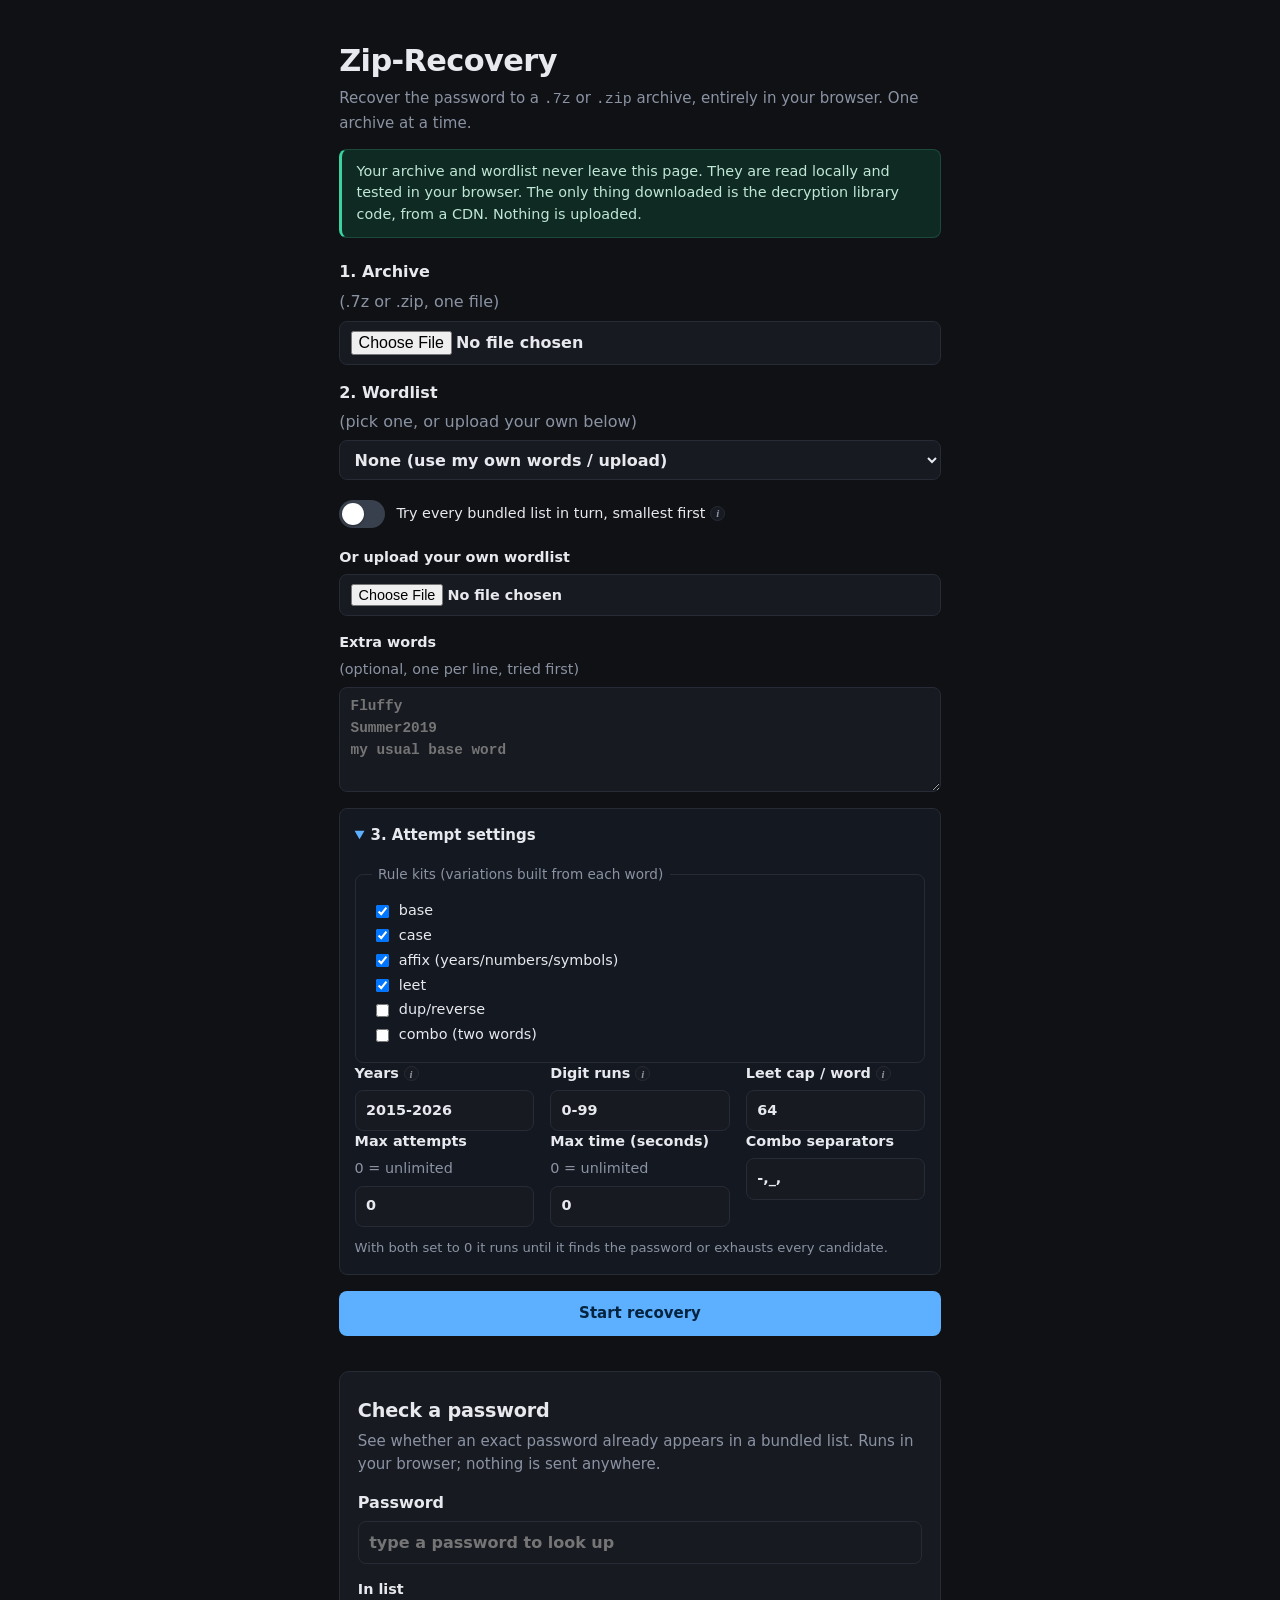
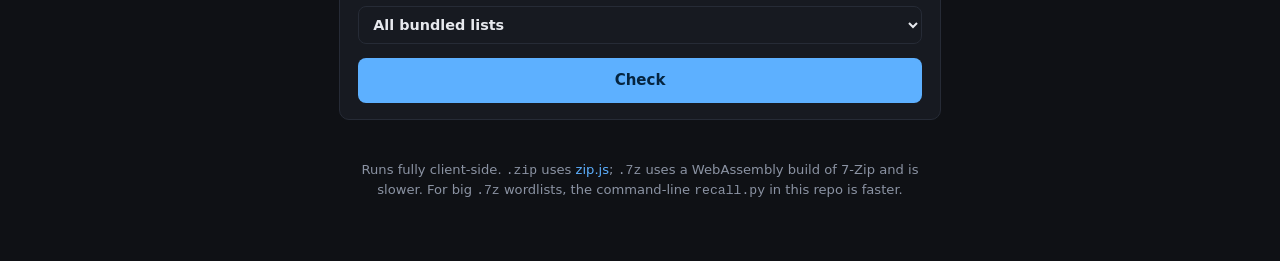
<file: index.html>
<!doctype html>
<html lang="en">
<head>
  <meta charset="utf-8">
  <meta name="viewport" content="width=device-width, initial-scale=1">
  <title>Zip-Recovery</title>
  <!-- GitHub Pages is serving the repo root; the app lives in /docs. Send
       visitors there so the bare URL loads the UI, not the README. -->
  <meta http-equiv="refresh" content="0; url=./docs/">
  <link rel="canonical" href="./docs/">
  <style>
    body { font-family: system-ui, sans-serif; background:#0f1115; color:#e7e9ee;
           display:flex; min-height:100vh; align-items:center; justify-content:center; margin:0; }
    a { color:#5db0ff; }
  </style>
</head>
<body>
  <p>Loading the Zip-Recovery app… if it doesn't open, <a href="./docs/">click here</a>.</p>
  <script>location.replace("./docs/");</script>
</body>
</html>
</file>
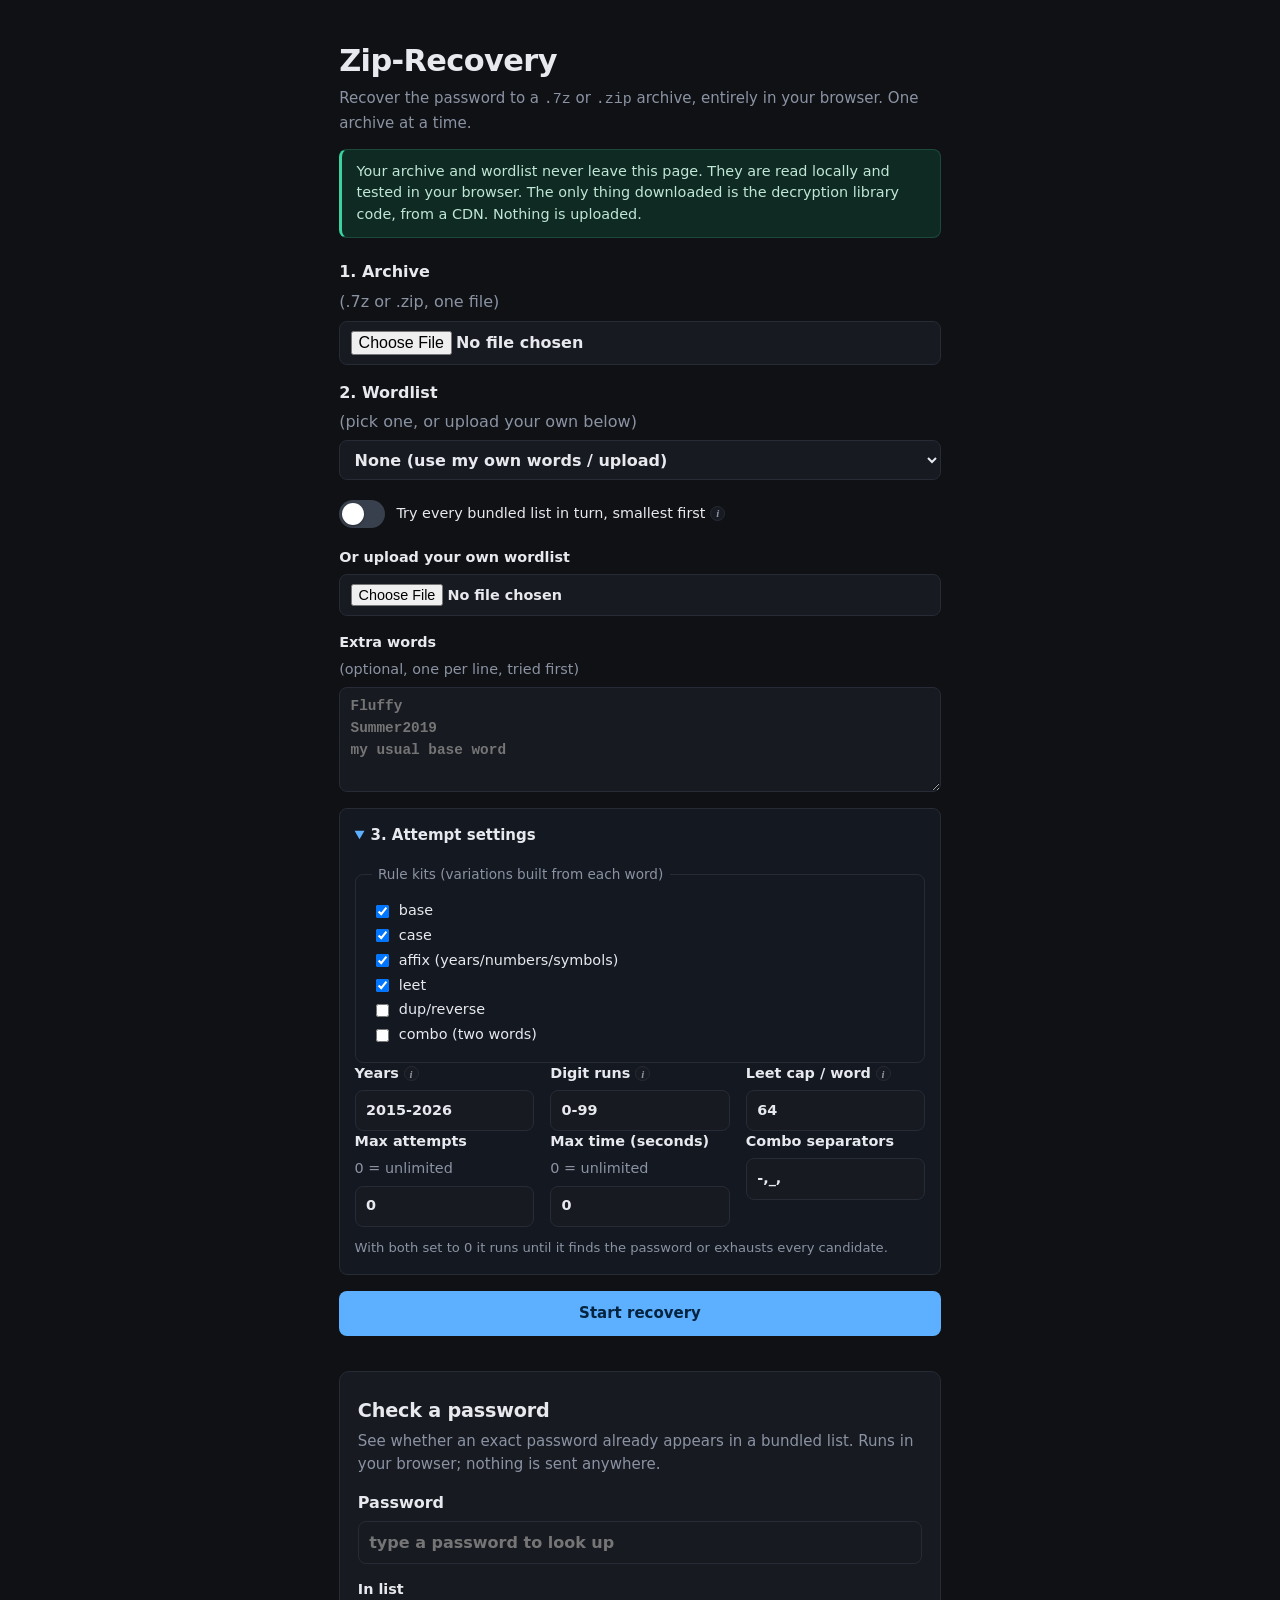
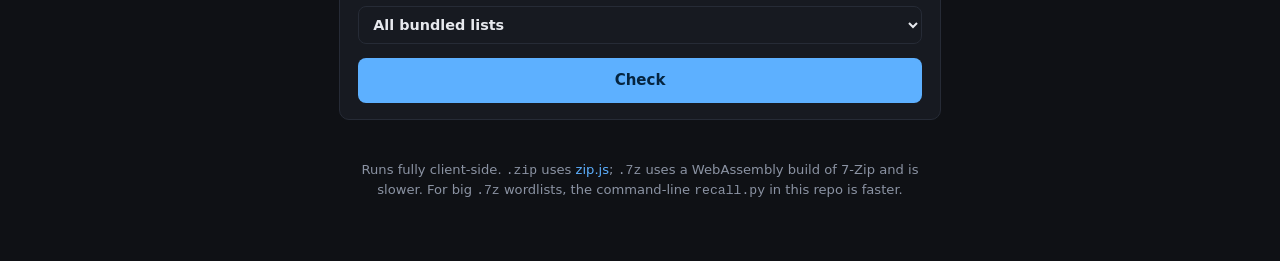
<file: docs/index.html>
<!doctype html>
<html lang="en">
<head>
  <meta charset="utf-8">
  <meta name="viewport" content="width=device-width, initial-scale=1">
  <title>Zip-Recovery</title>
  <link rel="stylesheet" href="./style.css">
</head>
<body>
  <main>
    <header>
      <h1>Zip&#8209;Recovery</h1>
      <p class="sub">Recover the password to a <code>.7z</code> or <code>.zip</code>
         archive, entirely in your browser. One archive at a time.</p>
    </header>

    <p class="privacy">Your archive and wordlist never leave this page. They are
       read locally and tested in your browser. The only thing downloaded is the
       decryption library code, from a CDN. Nothing is uploaded.</p>

    <form id="form">
      <label class="big">1. Archive <span class="hint">(.7z or .zip, one file)</span>
        <input type="file" name="archive" accept=".7z,.zip" required>
      </label>

      <label class="big">2. Wordlist <span class="hint">(pick one, or upload your own below)</span>
        <select name="wordlist_id" id="wordlist_id">
          <option value="none">None (use my own words / upload)</option>
        </select>
      </label>
      <div id="wl-info" class="wl-info" hidden></div>
      <div class="toggle-row">
        <label class="switch">
          <input type="checkbox" name="all_lists" id="all_lists">
          <span class="slider"></span>
        </label>
        <span class="toggle-label">Try every bundled list in turn, smallest first
          <button type="button" class="info" aria-label="What does trying all lists do?" data-tip="Ignores the single pick above and runs through all the bundled lists one after another, smallest first, stopping as soon as the password is found. Thorough, but it can be very slow once it reaches the million-plus lists.">i</button>
        </span>
      </div>
      <label>Or upload your own wordlist
        <input type="file" name="wordlist" accept=".txt,.lst,.dic,.wordlist">
      </label>

      <label>Extra words <span class="hint">(optional, one per line, tried first)</span>
        <textarea name="hints" rows="4" placeholder="Fluffy&#10;Summer2019&#10;my usual base word"></textarea>
      </label>

      <details class="settings" open>
        <summary>3. Attempt settings</summary>

        <fieldset>
          <legend>Rule kits (variations built from each word)</legend>
          <label class="chk"><input type="checkbox" name="kits" value="base" checked> base</label>
          <label class="chk"><input type="checkbox" name="kits" value="case" checked> case</label>
          <label class="chk"><input type="checkbox" name="kits" value="affix" checked> affix (years/numbers/symbols)</label>
          <label class="chk"><input type="checkbox" name="kits" value="leet" checked> leet</label>
          <label class="chk"><input type="checkbox" name="kits" value="dup"> dup/reverse</label>
          <label class="chk"><input type="checkbox" name="kits" value="combo"> combo (two words)</label>
        </fieldset>

        <div class="row">
          <label><span class="lbl-row">Years
            <button type="button" class="info" aria-label="What is Years?" data-tip="Added to the end of each word by the affix kit, e.g. Summer becomes Summer2019. Enter a range like 2015-2026, or a comma-separated list.">i</button></span>
            <input type="text" name="years" value="2015-2026"></label>
          <label><span class="lbl-row">Digit runs
            <button type="button" class="info" aria-label="What are Digit runs?" data-tip="Numbers added to the end of each word by the affix kit, e.g. password becomes password42. Enter a range like 0-99.">i</button></span>
            <input type="text" name="digits" value="0-99"></label>
          <label><span class="lbl-row">Leet cap / word
            <button type="button" class="info" aria-label="What is Leet cap?" data-tip="Leetspeak swaps letters for lookalikes (a to @ or 4, e to 3, o to 0, s to $). This caps how many such variants are built per word, so a long word cannot explode into millions.">i</button></span>
            <input type="number" name="leet_cap" value="64" min="1"></label>
        </div>

        <div class="row">
          <label>Max attempts <span class="hint">0 = unlimited</span>
            <input type="number" name="max_attempts" value="0" min="0">
          </label>
          <label>Max time (seconds) <span class="hint">0 = unlimited</span>
            <input type="number" name="max_seconds" value="0" min="0">
          </label>
          <label>Combo separators <input type="text" name="combo_sep" value="-,_,"></label>
        </div>
        <p class="budget-note">With both set to 0 it runs until it finds the password
           or exhausts every candidate.</p>
      </details>

      <button type="submit" id="go">Start recovery</button>
    </form>

    <section id="panel" hidden>
      <div class="status">
        <span id="state" class="badge">running</span>
        <span id="meta"></span>
      </div>
      <div class="progress" id="progress" hidden><div class="progress-fill" id="progress-fill"></div></div>
      <pre id="log"></pre>
      <div id="result" hidden></div>
      <div class="controls">
        <button id="cancel" hidden>Stop</button>
        <button id="resume" hidden>Resume</button>
      </div>
    </section>

    <section class="checker">
      <h2>Check a password</h2>
      <p class="sub">See whether an exact password already appears in a bundled list. Runs in your browser; nothing is sent anywhere.</p>
      <form id="check-form">
        <label class="big">Password
          <input type="text" name="check_pw" id="check_pw" placeholder="type a password to look up" autocomplete="off" spellcheck="false">
        </label>
        <label>In list
          <select id="check_list"></select>
        </label>
        <button type="submit" id="check-go">Check</button>
      </form>
      <div id="check-result" class="check-result" hidden></div>
    </section>

    <footer>
      Runs fully client&#8209;side. <code>.zip</code> uses
      <a href="https://github.com/gildas-lormeau/zip.js" target="_blank" rel="noopener">zip.js</a>;
      <code>.7z</code> uses a WebAssembly build of 7&#8209;Zip and is slower.
      For big <code>.7z</code> wordlists, the command&#8209;line <code>recall.py</code>
      in this repo is faster.
    </footer>
  </main>
  <script type="module" src="./app.js"></script>
</body>
</html>
</file>
<file: docs/style.css>
:root {
  --bg: #0f1115;
  --panel: #171a21;
  --ink: #e7e9ee;
  --muted: #8b93a3;
  --line: #262b36;
  --accent: #5db0ff;
  --ok: #3ad29f;
  --err: #ff6b6b;
}
* { box-sizing: border-box; }
body {
  margin: 0;
  background: var(--bg);
  color: var(--ink);
  font: 15px/1.5 ui-sans-serif, system-ui, -apple-system, "Segoe UI", Roboto, sans-serif;
}
main { max-width: 640px; margin: 0 auto; padding: 2.4rem 1.2rem 4rem; }
h1 { margin: 0 0 .2rem; font-size: 1.9rem; letter-spacing: -.02em; }
.sub { margin: 0; color: var(--muted); }
code { font-family: ui-monospace, SFMono-Regular, Menlo, Consolas, monospace; }
.notice {
  background: #1b2330; border: 1px solid var(--line); border-left: 3px solid var(--accent);
  padding: .7rem .9rem; border-radius: 8px; color: #c4ccda; font-size: .9rem;
}
form { display: flex; flex-direction: column; gap: 1rem; margin-top: 1.4rem; }
label { display: flex; flex-direction: column; gap: .35rem; font-weight: 600; font-size: .9rem; }
.hint { color: var(--muted); font-weight: 400; }
input[type=text], input[type=password], textarea, input[type=file] {
  background: var(--panel); color: var(--ink);
  border: 1px solid var(--line); border-radius: 8px; padding: .55rem .65rem;
  font: inherit; width: 100%;
}
textarea { resize: vertical; font-family: ui-monospace, Menlo, Consolas, monospace; }
fieldset { border: 1px solid var(--line); border-radius: 8px; margin: 0; padding: .8rem 1rem; }
legend { color: var(--muted); font-size: .85rem; padding: 0 .4rem; }
.chk { flex-direction: row; align-items: center; gap: .45rem; font-weight: 400; margin: .2rem 0; }
.row { display: flex; gap: 1rem; }
.row label { flex: 1; }
button {
  background: var(--accent); color: #05243f; border: 0; border-radius: 8px;
  padding: .7rem 1rem; font: inherit; font-weight: 700; cursor: pointer;
}
button:disabled { opacity: .5; cursor: default; }
#cancel { background: transparent; color: var(--err); border: 1px solid var(--err); margin-top: .8rem; }
section { margin-top: 1.6rem; background: var(--panel); border: 1px solid var(--line); border-radius: 10px; padding: 1rem 1.1rem; }
.status { display: flex; align-items: center; gap: .7rem; }
.badge { background: #223; color: var(--accent); padding: .15rem .55rem; border-radius: 999px; font-size: .8rem; font-weight: 700; text-transform: uppercase; letter-spacing: .04em; }
.badge.ok { background: #0f3a2c; color: var(--ok); }
.badge.err { background: #3a1313; color: var(--err); }
#meta { color: var(--muted); font-size: .88rem; }
pre { background: #0c0e12; border: 1px solid var(--line); border-radius: 8px; padding: .6rem .7rem; overflow-x: auto; color: #b9c2d2; font-size: .85rem; margin: .8rem 0 0; min-height: 1.2rem; }
#result { margin-top: .8rem; font-size: 1rem; }
.pw { background: #0f3a2c; color: var(--ok); padding: .2rem .5rem; border-radius: 6px; font-size: 1.05rem; }
footer { margin-top: 2.5rem; color: var(--muted); font-size: .82rem; text-align: center; }

input[type=number] { background: var(--panel); color: var(--ink); border: 1px solid var(--line); border-radius: 8px; padding: .55rem .65rem; font: inherit; width: 100%; }
label.big { font-size: 1rem; }
label.big > input[type=file] { margin-top: .1rem; }
details.settings { border: 1px solid var(--line); border-radius: 8px; padding: .4rem .9rem; background: #141821; }
details.settings[open] { padding-bottom: 1rem; }
details.settings > summary { cursor: pointer; font-weight: 700; padding: .5rem 0; color: var(--ink); }
details.settings > summary::marker { color: var(--accent); }
details.settings fieldset { margin-top: .6rem; }
.budget-note { color: var(--muted); font-size: .82rem; margin: .7rem 0 0; }

.privacy { background: #0f2a22; border: 1px solid #1c4a3a; border-left: 3px solid var(--ok); padding: .7rem .9rem; border-radius: 8px; color: #bfe6d6; font-size: .9rem; }
footer a { color: var(--accent); text-decoration: none; }
footer a:hover { text-decoration: underline; }

.wl-info { background: #141821; border: 1px solid var(--line); border-radius: 8px; padding: .6rem .8rem; color: #c4ccda; font-size: .86rem; margin-top: -.3rem; }
select { background: var(--panel); color: var(--ink); border: 1px solid var(--line); border-radius: 8px; padding: .55rem .65rem; font: inherit; width: 100%; }
/* little info buttons with hover/focus tooltips */
.info {
  display: inline-flex; align-items: center; justify-content: center;
  width: 15px; height: 15px; margin-left: .3rem; padding: 0;
  border-radius: 50%; border: 1px solid var(--line);
  background: var(--panel); color: var(--muted);
  font-size: .68rem; font-weight: 700; font-style: italic;
  font-family: Georgia, serif; cursor: help; position: relative; vertical-align: middle;
}
.info:hover, .info:focus-visible { color: var(--ink); border-color: var(--accent); outline: none; }
.info::after {
  content: attr(data-tip);
  position: absolute; left: 50%; top: calc(100% + 8px); transform: translateX(-50%);
  width: 240px; max-width: 72vw;
  background: #0c0e12; color: #d7deea;
  border: 1px solid var(--line); border-radius: 8px; padding: .5rem .65rem;
  font-size: .78rem; font-weight: 400; font-style: normal; font-family: inherit;
  line-height: 1.45; text-align: left; white-space: normal;
  opacity: 0; visibility: hidden; transition: opacity .12s; z-index: 30; pointer-events: none;
}
.info::before {
  content: ""; position: absolute; left: 50%; top: calc(100% + 2px); transform: translateX(-50%);
  border: 6px solid transparent; border-bottom-color: var(--line);
  opacity: 0; visibility: hidden; transition: opacity .12s; z-index: 31;
}
.info:hover::after, .info:focus::after, .info:hover::before, .info:focus::before {
  opacity: 1; visibility: visible;
}
.lbl-row { display: inline-flex; align-items: center; }
/* progress bar */
.progress { height: 8px; background: #0c0e12; border: 1px solid var(--line); border-radius: 999px; overflow: hidden; margin: .8rem 0 0; }
.progress-fill { height: 100%; width: 0; background: var(--accent); transition: width .25s ease; }

/* prominent found-password box */
.found-box { border: 1px solid var(--ok); background: #0f3a2c; border-radius: 10px; padding: 1rem 1.1rem; }
.found-head { color: var(--ok); font-weight: 700; margin-bottom: .5rem; }
.found-pw { display: flex; align-items: center; gap: .6rem; flex-wrap: wrap; }
.found-pw .pw { font-size: 1.3rem; background: #0c2a20; color: #d7ffe9; padding: .35rem .6rem; border-radius: 8px; user-select: all; }
.copy { background: var(--ok); color: #05241a; border: 0; border-radius: 7px; padding: .4rem .8rem; font-weight: 700; cursor: pointer; }
.found-src { color: #9fd9c3; font-size: .85rem; margin-top: .55rem; }
/* clone-and-run command block for too-big lists */
.cmd-note { margin-top: .55rem; color: var(--muted); font-size: .82rem; }
.cmds { background: #0c0e12; border: 1px solid var(--line); border-radius: 8px; padding: .6rem .7rem; margin: .45rem 0; font-size: .75rem; line-height: 1.55; color: #c9d3e3; overflow-x: auto; white-space: pre; font-family: ui-monospace, Menlo, Consolas, monospace; }
/* password checker */
.checker { margin-top: 2.2rem; padding-top: 1.6rem; border-top: 1px solid var(--line); }
.checker h2 { font-size: 1.2rem; margin: 0 0 .25rem; letter-spacing: -.01em; }
#check-form { display: flex; flex-direction: column; gap: .9rem; margin-top: 1rem; }
.check-result { margin-top: 1rem; padding: .8rem 1rem; border-radius: 8px; border: 1px solid var(--line); background: var(--panel); font-size: .9rem; line-height: 1.5; }
.check-result.ok { border-color: var(--ok); background: #0f3a2c; color: #d7ffe9; }
.check-result.err { border-color: var(--err); background: #3a1313; color: #ffd9d9; }
/* iOS-style on/off toggle */
.toggle-row { display: flex; align-items: center; gap: .7rem; margin: .2rem 0; }
.toggle-label { font-size: .9rem; display: inline-flex; align-items: center; }
.switch { position: relative; display: inline-block; width: 46px; height: 28px; flex: none; }
.switch input { position: absolute; opacity: 0; width: 0; height: 0; }
.switch .slider { position: absolute; inset: 0; cursor: pointer; background: #39404d; border-radius: 999px; transition: background .2s ease; }
.switch .slider::before { content: ""; position: absolute; height: 22px; width: 22px; left: 3px; top: 3px; background: #fff; border-radius: 50%; transition: transform .2s ease; box-shadow: 0 1px 2px rgba(0,0,0,.4); }
.switch input:checked + .slider { background: #34c759; }
.switch input:checked + .slider::before { transform: translateX(18px); }
.switch input:focus-visible + .slider { outline: 2px solid var(--accent); outline-offset: 2px; }
/* run controls (Stop / Resume) */
.controls { display: flex; gap: .6rem; margin-top: .8rem; }
#resume { background: var(--ok); color: #05241a; border: 0; border-radius: 8px; padding: .7rem 1rem; font: inherit; font-weight: 700; cursor: pointer; }
</file>
